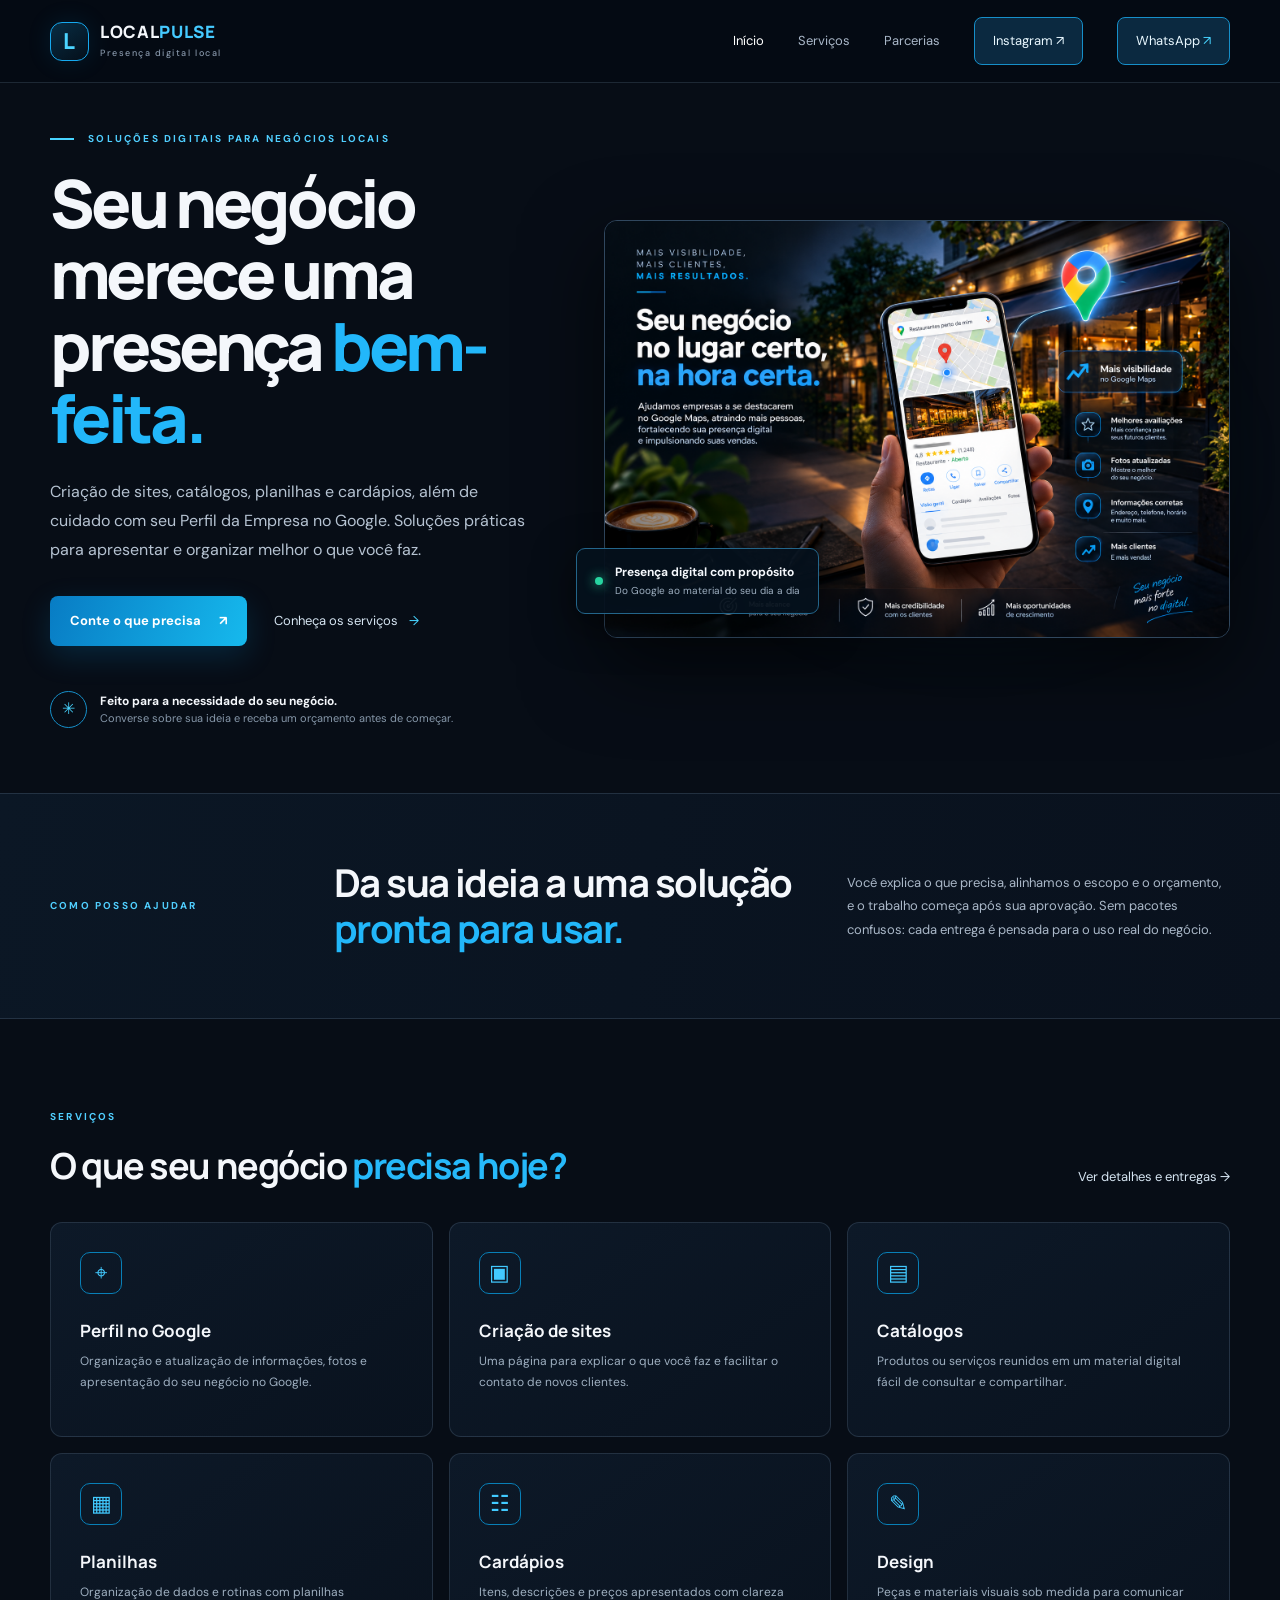
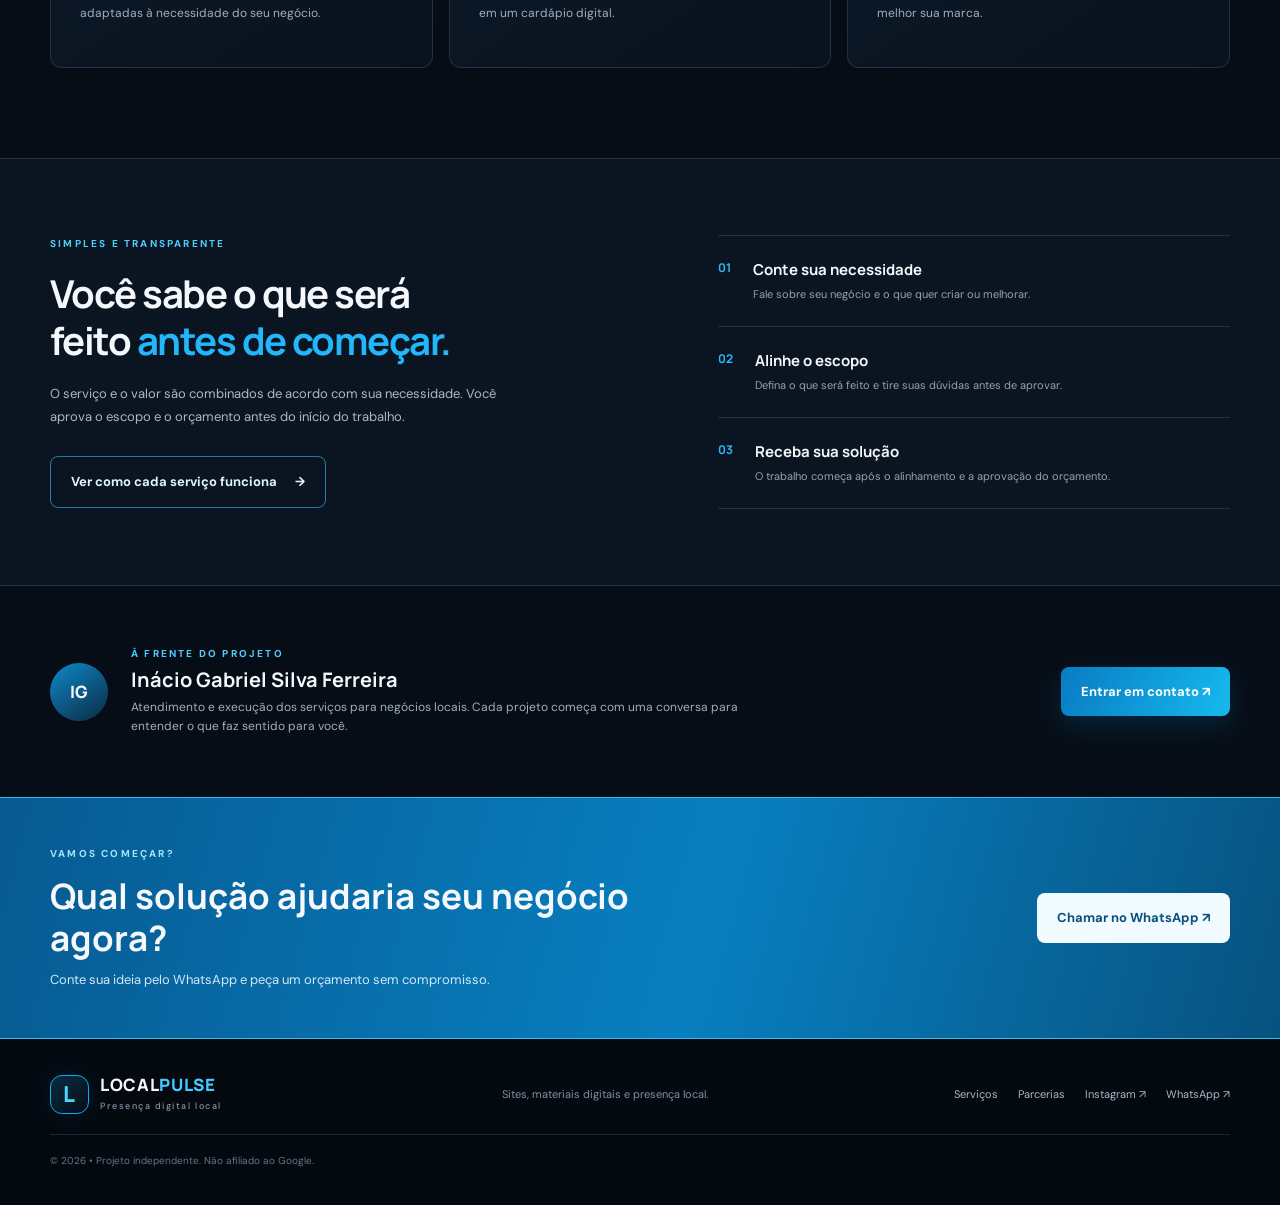
<file: index.html>
<!doctype html>
<html lang="pt-BR">
<head>
  <meta charset="utf-8">
  <meta name="viewport" content="width=device-width, initial-scale=1">
  <meta name="description" content="Sites, catálogos, planilhas, cardápios e perfis no Google feitos para apresentar melhor pequenos negócios.">
  <title>Presença digital para seu negócio | LocalPulse</title>
  <link rel="preconnect" href="https://fonts.googleapis.com">
  <link rel="preconnect" href="https://fonts.gstatic.com" crossorigin>
  <link href="https://fonts.googleapis.com/css2?family=DM+Sans:wght@400;500;600;700&family=Manrope:wght@400;500;600;700;800&display=swap" rel="stylesheet">
  <link rel="stylesheet" href="css/style.css">
</head>
<body>
<header class="site-header">
  <div class="container nav-wrap">
    <a class="brand" href="index.html"><span class="brand-mark">L</span><span>LOCAL<span class="brand-light">PULSE</span><small>Presença digital local</small></span></a>
    <button class="menu-toggle" aria-label="Abrir menu" aria-expanded="false">☰</button>
    <nav class="main-nav">
      <a class="active" href="index.html">Início</a>
      <a href="servicos.html">Serviços</a>
      <a href="parcerias.html">Parcerias</a>
      <a class="nav-cta" href="https://www.instagram.com/localpulse0/" target="_blank" rel="noopener noreferrer" aria-label="Instagram LocalPulse (abre em nova aba)">Instagram ↗</a>
      <a class="nav-cta" href="https://api.whatsapp.com/send?phone=5588999661573&amp;text=Ol%C3%A1%2C%20quero%20conversar%20sobre%20um%20servi%C3%A7o%20para%20meu%20neg%C3%B3cio." target="_blank" rel="noopener">WhatsApp <span>↗</span></a>
    </nav>
  </div>
</header>
<main>
  <section class="hero container">
    <div class="hero-copy">
      <div class="eyebrow"><span></span> SOLUÇÕES DIGITAIS PARA NEGÓCIOS LOCAIS</div>
      <h1>Seu negócio merece uma presença <em>bem-feita.</em></h1>
      <p class="hero-lead">Criação de sites, catálogos, planilhas e cardápios, além de cuidado com seu Perfil da Empresa no Google. Soluções práticas para apresentar e organizar melhor o que você faz.</p>
      <div class="hero-actions">
        <a class="btn btn-primary" href="https://api.whatsapp.com/send?phone=5588999661573&amp;text=Ol%C3%A1%2C%20quero%20conversar%20sobre%20um%20servi%C3%A7o%20para%20meu%20neg%C3%B3cio." target="_blank" rel="noopener">Conte o que precisa <span>↗</span></a>
        <a class="text-link" href="servicos.html">Conheça os serviços <span>→</span></a>
      </div>
      <div class="hero-proof"><div class="proof-icon">✳</div><p><strong>Feito para a necessidade do seu negócio.</strong><br><span>Converse sobre sua ideia e receba um orçamento antes de começar.</span></p></div>
    </div>
    <div class="hero-visual">
      <img src="assets/imagem-hero.png" alt="Celular exibindo um perfil comercial no mapa, em frente a um estabelecimento">
      <div class="visual-note"><span class="pulse-dot"></span><div><strong>Presença digital com propósito</strong><small>Do Google ao material do seu dia a dia</small></div></div>
    </div>
  </section>
  <section class="intro-band">
    <div class="container intro-grid">
      <p class="eyebrow">COMO POSSO AJUDAR</p>
      <h2>Da sua ideia a uma solução <em>pronta para usar.</em></h2>
      <p>Você explica o que precisa, alinhamos o escopo e o orçamento, e o trabalho começa após sua aprovação. Sem pacotes confusos: cada entrega é pensada para o uso real do negócio.</p>
    </div>
  </section>
  <section class="section container">
    <div class="section-heading">
      <div><p class="eyebrow">SERVIÇOS</p><h2>O que seu negócio <em>precisa hoje?</em></h2></div>
      <a class="text-link" href="servicos.html">Ver detalhes e entregas →</a>
    </div>
    <div class="feature-grid">
      <article class="feature-card"><div class="line-icon">⌖</div><h3>Perfil no Google</h3><p>Organização e atualização de informações, fotos e apresentação do seu negócio no Google.</p></article>
      <article class="feature-card"><div class="line-icon">▣</div><h3>Criação de sites</h3><p>Uma página para explicar o que você faz e facilitar o contato de novos clientes.</p></article>
      <article class="feature-card"><div class="line-icon">▤</div><h3>Catálogos</h3><p>Produtos ou serviços reunidos em um material digital fácil de consultar e compartilhar.</p></article>
      <article class="feature-card"><div class="line-icon">▦</div><h3>Planilhas</h3><p>Organização de dados e rotinas com planilhas adaptadas à necessidade do seu negócio.</p></article>
      <article class="feature-card"><div class="line-icon">☷</div><h3>Cardápios</h3><p>Itens, descrições e preços apresentados com clareza em um cardápio digital.</p></article>
      <article class="feature-card"><div class="line-icon">✎</div><h3>Design</h3><p>Peças e materiais visuais sob medida para comunicar melhor sua marca.</p></article>
    </div>
  </section>
  <section class="dark-section">
    <div class="container dark-grid">
      <div>
        <p class="eyebrow">SIMPLES E TRANSPARENTE</p>
        <h2>Você sabe o que será feito <em>antes de começar.</em></h2>
        <p>O serviço e o valor são combinados de acordo com sua necessidade. Você aprova o escopo e o orçamento antes do início do trabalho.</p>
        <a class="btn btn-outline" href="servicos.html">Ver como cada serviço funciona <span>→</span></a>
      </div>
      <div class="stat-stack">
        <div class="stat-item"><span>01</span><div><strong>Conte sua necessidade</strong><small>Fale sobre seu negócio e o que quer criar ou melhorar.</small></div></div>
        <div class="stat-item"><span>02</span><div><strong>Alinhe o escopo</strong><small>Defina o que será feito e tire suas dúvidas antes de aprovar.</small></div></div>
        <div class="stat-item"><span>03</span><div><strong>Receba sua solução</strong><small>O trabalho começa após o alinhamento e a aprovação do orçamento.</small></div></div>
      </div>
    </div>
  </section>
  <section class="owner-section container">
    <div class="owner-avatar">IG</div>
    <div><p class="eyebrow">À FRENTE DO PROJETO</p><h2>Inácio Gabriel Silva Ferreira</h2><p>Atendimento e execução dos serviços para negócios locais. Cada projeto começa com uma conversa para entender o que faz sentido para você.</p></div>
    <a class="btn btn-primary" href="https://api.whatsapp.com/send?phone=5588999661573&amp;text=Ol%C3%A1%2C%20quero%20conversar%20sobre%20um%20servi%C3%A7o%20para%20meu%20neg%C3%B3cio." target="_blank" rel="noopener">Entrar em contato ↗</a>
  </section>
  <section class="closing-cta">
    <div class="container cta-inner">
      <div><p class="eyebrow">VAMOS COMEÇAR?</p><h2>Qual solução ajudaria seu negócio agora?</h2><p>Conte sua ideia pelo WhatsApp e peça um orçamento sem compromisso.</p></div>
      <a class="btn btn-light" href="https://api.whatsapp.com/send?phone=5588999661573&amp;text=Ol%C3%A1%2C%20quero%20conversar%20sobre%20um%20servi%C3%A7o%20para%20meu%20neg%C3%B3cio." target="_blank" rel="noopener">Chamar no WhatsApp ↗</a>
    </div>
  </section>
</main>
<footer class="footer">
  <div class="container footer-inner">
    <a class="brand" href="index.html"><span class="brand-mark">L</span><span>LOCAL<span class="brand-light">PULSE</span><small>Presença digital local</small></span></a>
    <p>Sites, materiais digitais e presença local.</p>
    <div class="footer-links"><a href="servicos.html">Serviços</a><a href="parcerias.html">Parcerias</a><a href="https://www.instagram.com/localpulse0/" target="_blank" rel="noopener noreferrer">Instagram ↗</a><a href="https://api.whatsapp.com/send?phone=5588999661573&amp;text=Ol%C3%A1%2C%20quero%20conversar%20sobre%20um%20servi%C3%A7o%20para%20meu%20neg%C3%B3cio." target="_blank" rel="noopener">WhatsApp ↗</a></div>
    <small class="copyright">© 2026 • Projeto independente. Não afiliado ao Google.</small>
  </div>
</footer>
<script src="js/main.js"></script>
</body>
</html>
</file>
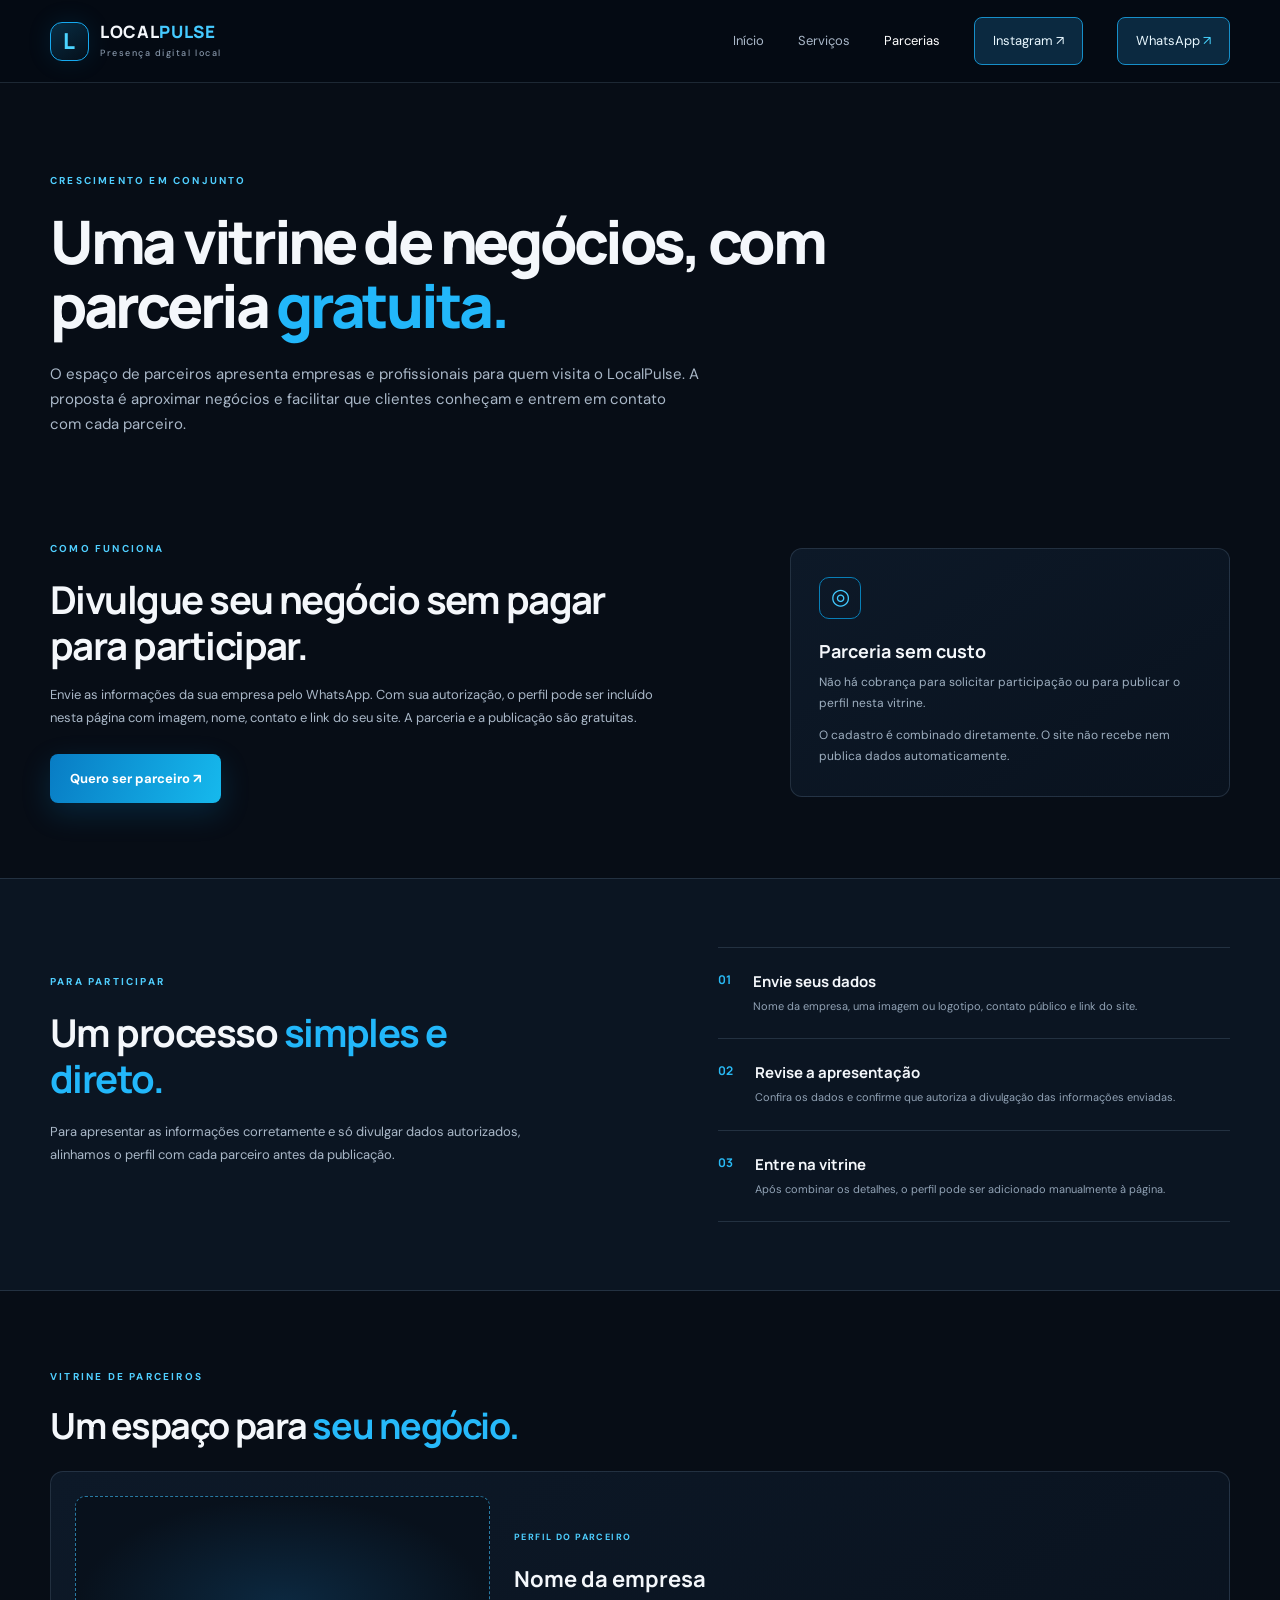
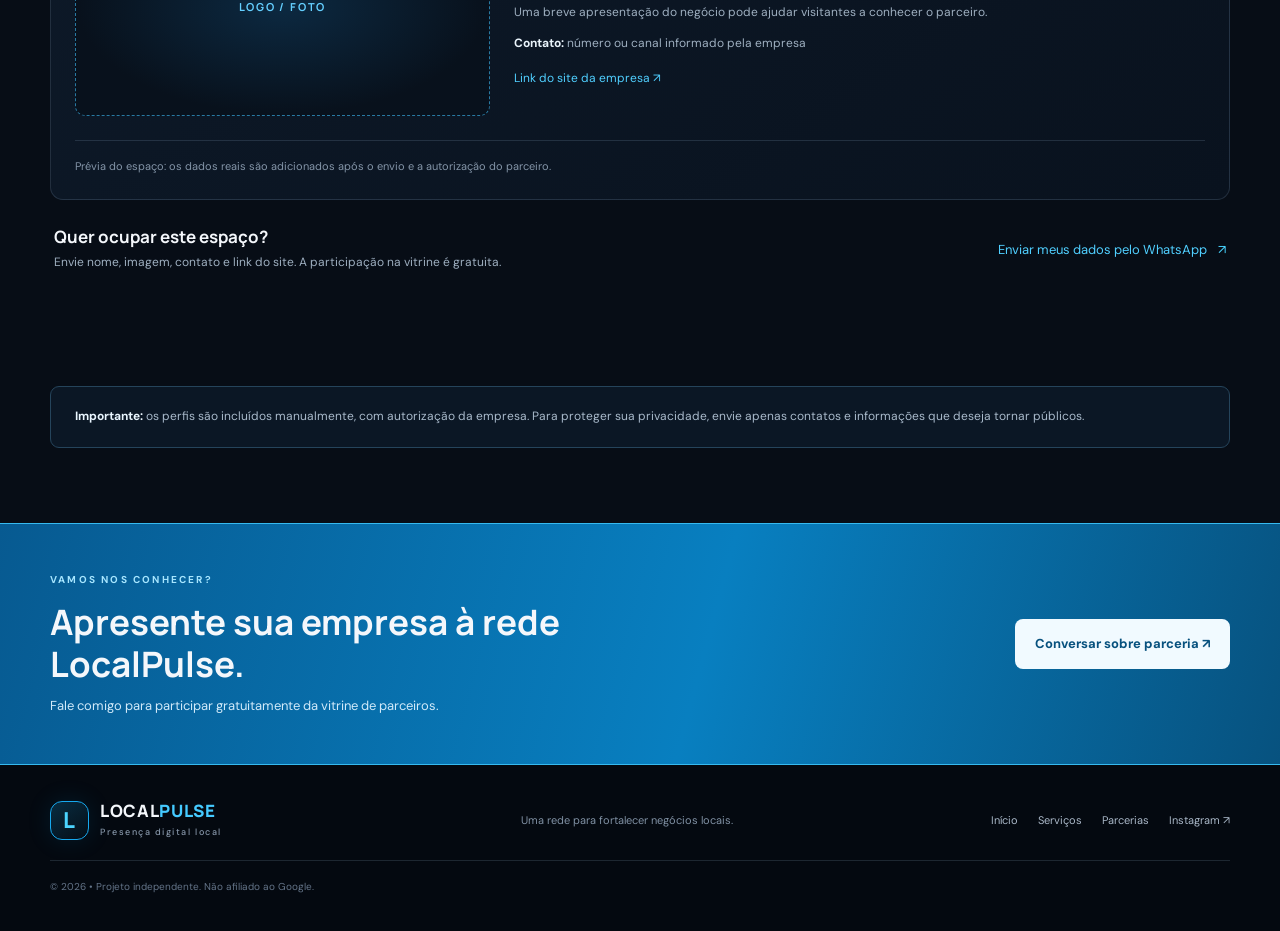
<file: parcerias.html>
<!doctype html>
<html lang="pt-BR">
<head>
  <meta charset="utf-8">
  <meta name="viewport" content="width=device-width, initial-scale=1">
  <meta name="description" content="Conheça a proposta de parcerias gratuitas do LocalPulse e saiba como apresentar sua empresa na vitrine de parceiros.">
  <title>Parcerias gratuitas | LocalPulse</title>
  <link rel="preconnect" href="https://fonts.googleapis.com">
  <link rel="preconnect" href="https://fonts.gstatic.com" crossorigin>
  <link href="https://fonts.googleapis.com/css2?family=DM+Sans:wght@400;500;600;700&family=Manrope:wght@400;500;600;700;800&display=swap" rel="stylesheet">
  <link rel="stylesheet" href="css/style.css">
</head>
<body>
<header class="site-header">
  <div class="container nav-wrap">
    <a class="brand" href="index.html"><span class="brand-mark">L</span><span>LOCAL<span class="brand-light">PULSE</span><small>Presença digital local</small></span></a>
    <button class="menu-toggle" aria-label="Abrir menu" aria-expanded="false">☰</button>
    <nav class="main-nav">
      <a href="index.html">Início</a>
      <a href="servicos.html">Serviços</a>
      <a class="active" href="parcerias.html">Parcerias</a>
      <a class="nav-cta" href="https://www.instagram.com/localpulse0/" target="_blank" rel="noopener noreferrer" aria-label="Instagram LocalPulse (abre em nova aba)">Instagram ↗</a>
      <a class="nav-cta" href="https://api.whatsapp.com/send?phone=5588999661573&amp;text=Ol%C3%A1%2C%20quero%20saber%20sobre%20a%20parceria%20gratuita%20do%20LocalPulse." target="_blank" rel="noopener">WhatsApp <span>↗</span></a>
    </nav>
  </div>
</header>
<main>
  <section class="page-hero container">
    <p class="eyebrow">CRESCIMENTO EM CONJUNTO</p>
    <h1>Uma vitrine de negócios, com parceria <em>gratuita.</em></h1>
    <p>O espaço de parceiros apresenta empresas e profissionais para quem visita o LocalPulse. A proposta é aproximar negócios e facilitar que clientes conheçam e entrem em contato com cada parceiro.</p>
  </section>
  <section class="container partner-intro">
    <div>
      <p class="eyebrow">COMO FUNCIONA</p>
      <h2>Divulgue seu negócio sem pagar para participar.</h2>
      <p>Envie as informações da sua empresa pelo WhatsApp. Com sua autorização, o perfil pode ser incluído nesta página com imagem, nome, contato e link do seu site. A parceria e a publicação são gratuitas.</p>
      <a class="btn btn-primary" href="https://api.whatsapp.com/send?phone=5588999661573&amp;text=Ol%C3%A1%2C%20quero%20participar%20gratuitamente%20da%20vitrine%20de%20parceiros.%0A%0ANome%20da%20empresa%3A%0AContato%20para%20divulgar%3A%0ASite%3A%0APosso%20enviar%20a%20imagem%20da%20empresa%20em%20seguida." target="_blank" rel="noopener">Quero ser parceiro ↗</a>
    </div>
    <aside class="partner-summary">
      <span class="line-icon">◎</span>
      <h3>Parceria sem custo</h3>
      <p>Não há cobrança para solicitar participação ou para publicar o perfil nesta vitrine.</p>
      <p>O cadastro é combinado diretamente. O site não recebe nem publica dados automaticamente.</p>
    </aside>
  </section>
  <section class="dark-section">
    <div class="container dark-grid partner-steps">
      <div>
        <p class="eyebrow">PARA PARTICIPAR</p>
        <h2>Um processo <em>simples e direto.</em></h2>
        <p>Para apresentar as informações corretamente e só divulgar dados autorizados, alinhamos o perfil com cada parceiro antes da publicação.</p>
      </div>
      <div class="stat-stack">
        <div class="stat-item"><span>01</span><div><strong>Envie seus dados</strong><small>Nome da empresa, uma imagem ou logotipo, contato público e link do site.</small></div></div>
        <div class="stat-item"><span>02</span><div><strong>Revise a apresentação</strong><small>Confira os dados e confirme que autoriza a divulgação das informações enviadas.</small></div></div>
        <div class="stat-item"><span>03</span><div><strong>Entre na vitrine</strong><small>Após combinar os detalhes, o perfil pode ser adicionado manualmente à página.</small></div></div>
      </div>
    </div>
  </section>
  <section class="section container partner-showcase">
    <div class="section-heading">
      <div><p class="eyebrow">VITRINE DE PARCEIROS</p><h2>Um espaço para <em>seu negócio.</em></h2></div>
    </div>
    <div class="partner-empty">
      <div class="partner-preview-image" aria-hidden="true"><span>LOGO / FOTO</span></div>
      <div class="partner-preview-copy">
        <span class="update-tag">PERFIL DO PARCEIRO</span>
        <h3>Nome da empresa</h3>
        <p>Uma breve apresentação do negócio pode ajudar visitantes a conhecer o parceiro.</p>
        <p><strong>Contato:</strong> número ou canal informado pela empresa</p>
        <span class="partner-preview-link">Link do site da empresa ↗</span>
      </div>
      <p class="partner-preview-note">Prévia do espaço: os dados reais são adicionados após o envio e a autorização do parceiro.</p>
    </div>
    <div class="partner-invite">
      <div><h3>Quer ocupar este espaço?</h3><p>Envie nome, imagem, contato e link do site. A participação na vitrine é gratuita.</p></div>
      <a class="text-link" href="https://api.whatsapp.com/send?phone=5588999661573&amp;text=Ol%C3%A1%2C%20quero%20participar%20gratuitamente%20da%20vitrine%20de%20parceiros.%0A%0ANome%20da%20empresa%3A%0AContato%20para%20divulgar%3A%0ASite%3A%0APosso%20enviar%20a%20imagem%20da%20empresa%20em%20seguida." target="_blank" rel="noopener">Enviar meus dados pelo WhatsApp <span>↗</span></a>
    </div>
  </section>
  <section class="container note-box"><strong>Importante:</strong> os perfis são incluídos manualmente, com autorização da empresa. Para proteger sua privacidade, envie apenas contatos e informações que deseja tornar públicos.</section>
  <section class="closing-cta">
    <div class="container cta-inner">
      <div><p class="eyebrow">VAMOS NOS CONHECER?</p><h2>Apresente sua empresa à rede LocalPulse.</h2><p>Fale comigo para participar gratuitamente da vitrine de parceiros.</p></div>
      <a class="btn btn-light" href="https://api.whatsapp.com/send?phone=5588999661573&amp;text=Ol%C3%A1%2C%20quero%20participar%20gratuitamente%20da%20vitrine%20de%20parceiros.%0A%0ANome%20da%20empresa%3A%0AContato%20para%20divulgar%3A%0ASite%3A%0APosso%20enviar%20a%20imagem%20da%20empresa%20em%20seguida." target="_blank" rel="noopener">Conversar sobre parceria ↗</a>
    </div>
  </section>
</main>
<footer class="footer">
  <div class="container footer-inner">
    <a class="brand" href="index.html"><span class="brand-mark">L</span><span>LOCAL<span class="brand-light">PULSE</span><small>Presença digital local</small></span></a>
    <p>Uma rede para fortalecer negócios locais.</p>
    <div class="footer-links"><a href="index.html">Início</a><a href="servicos.html">Serviços</a><a href="parcerias.html">Parcerias</a><a href="https://www.instagram.com/localpulse0/" target="_blank" rel="noopener noreferrer">Instagram ↗</a></div>
    <small class="copyright">© 2026 • Projeto independente. Não afiliado ao Google.</small>
  </div>
</footer>
<script src="js/main.js"></script>
</body>
</html>
</file>
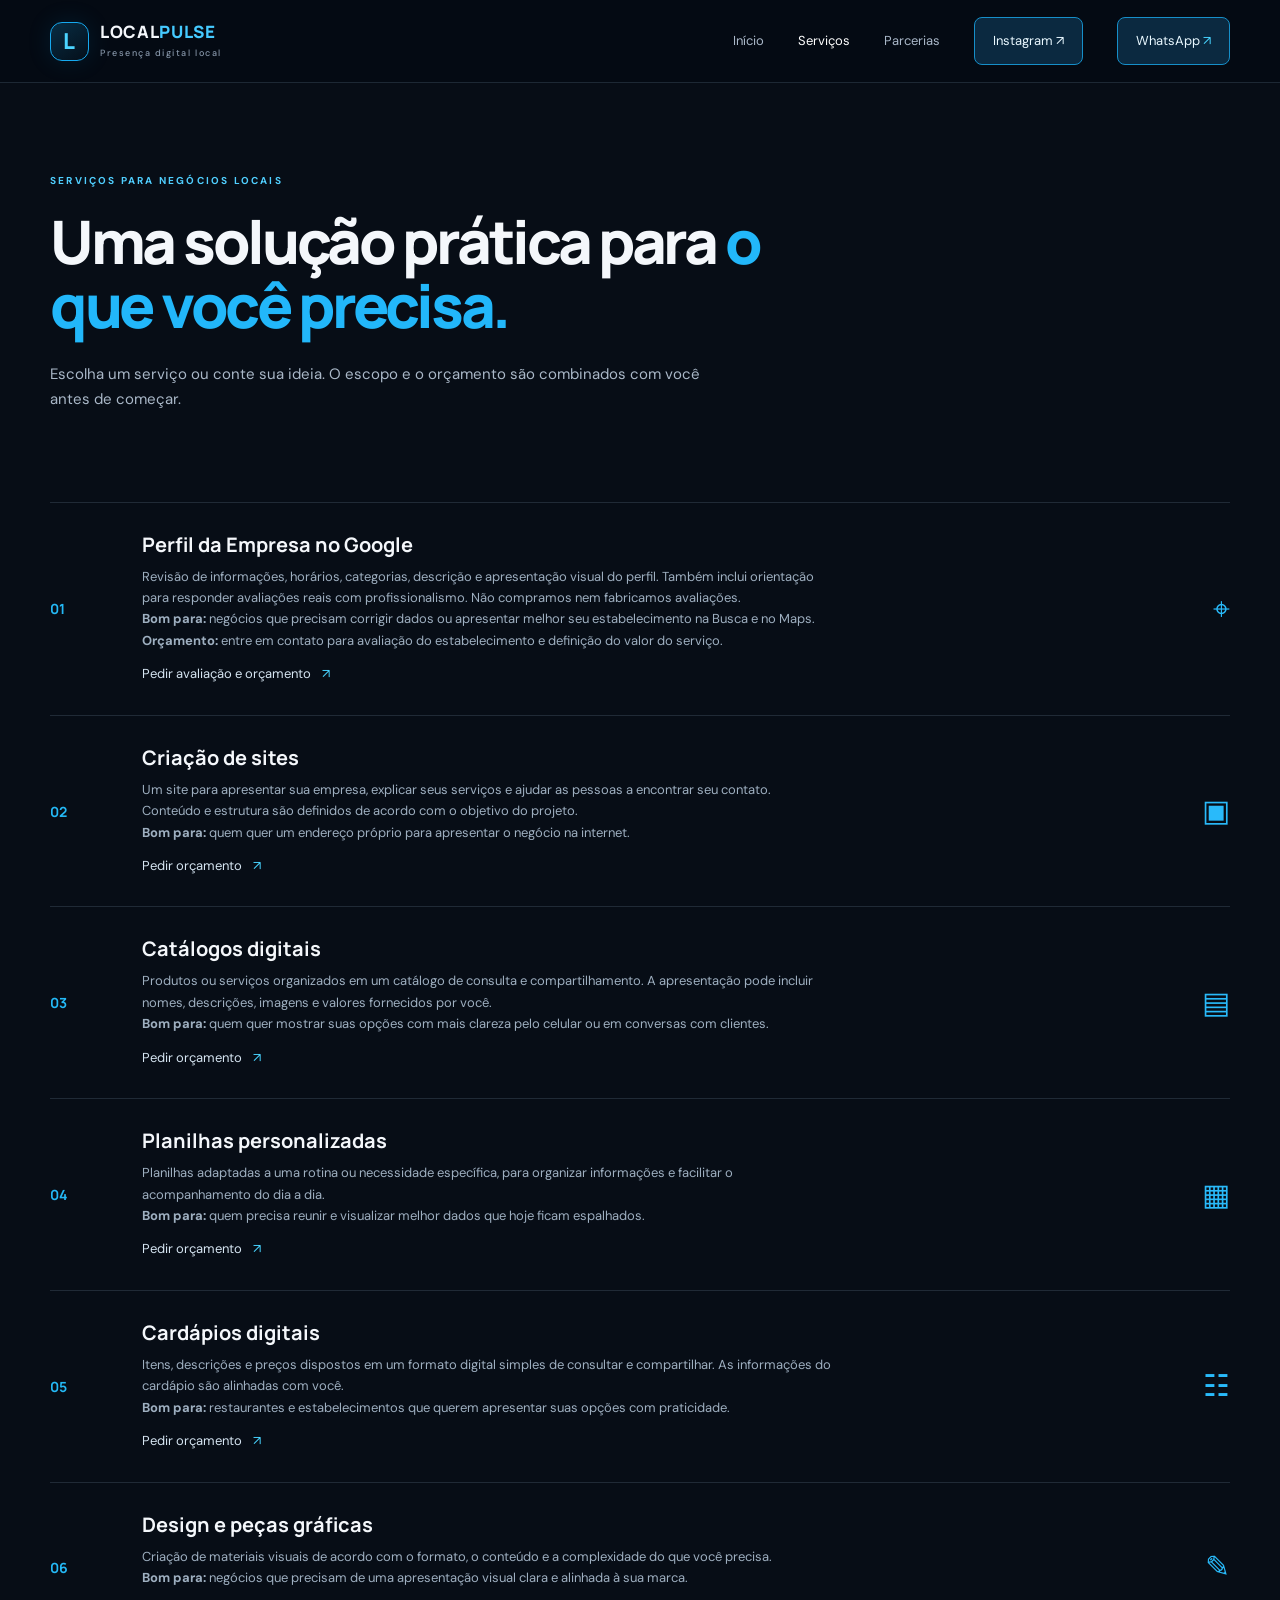
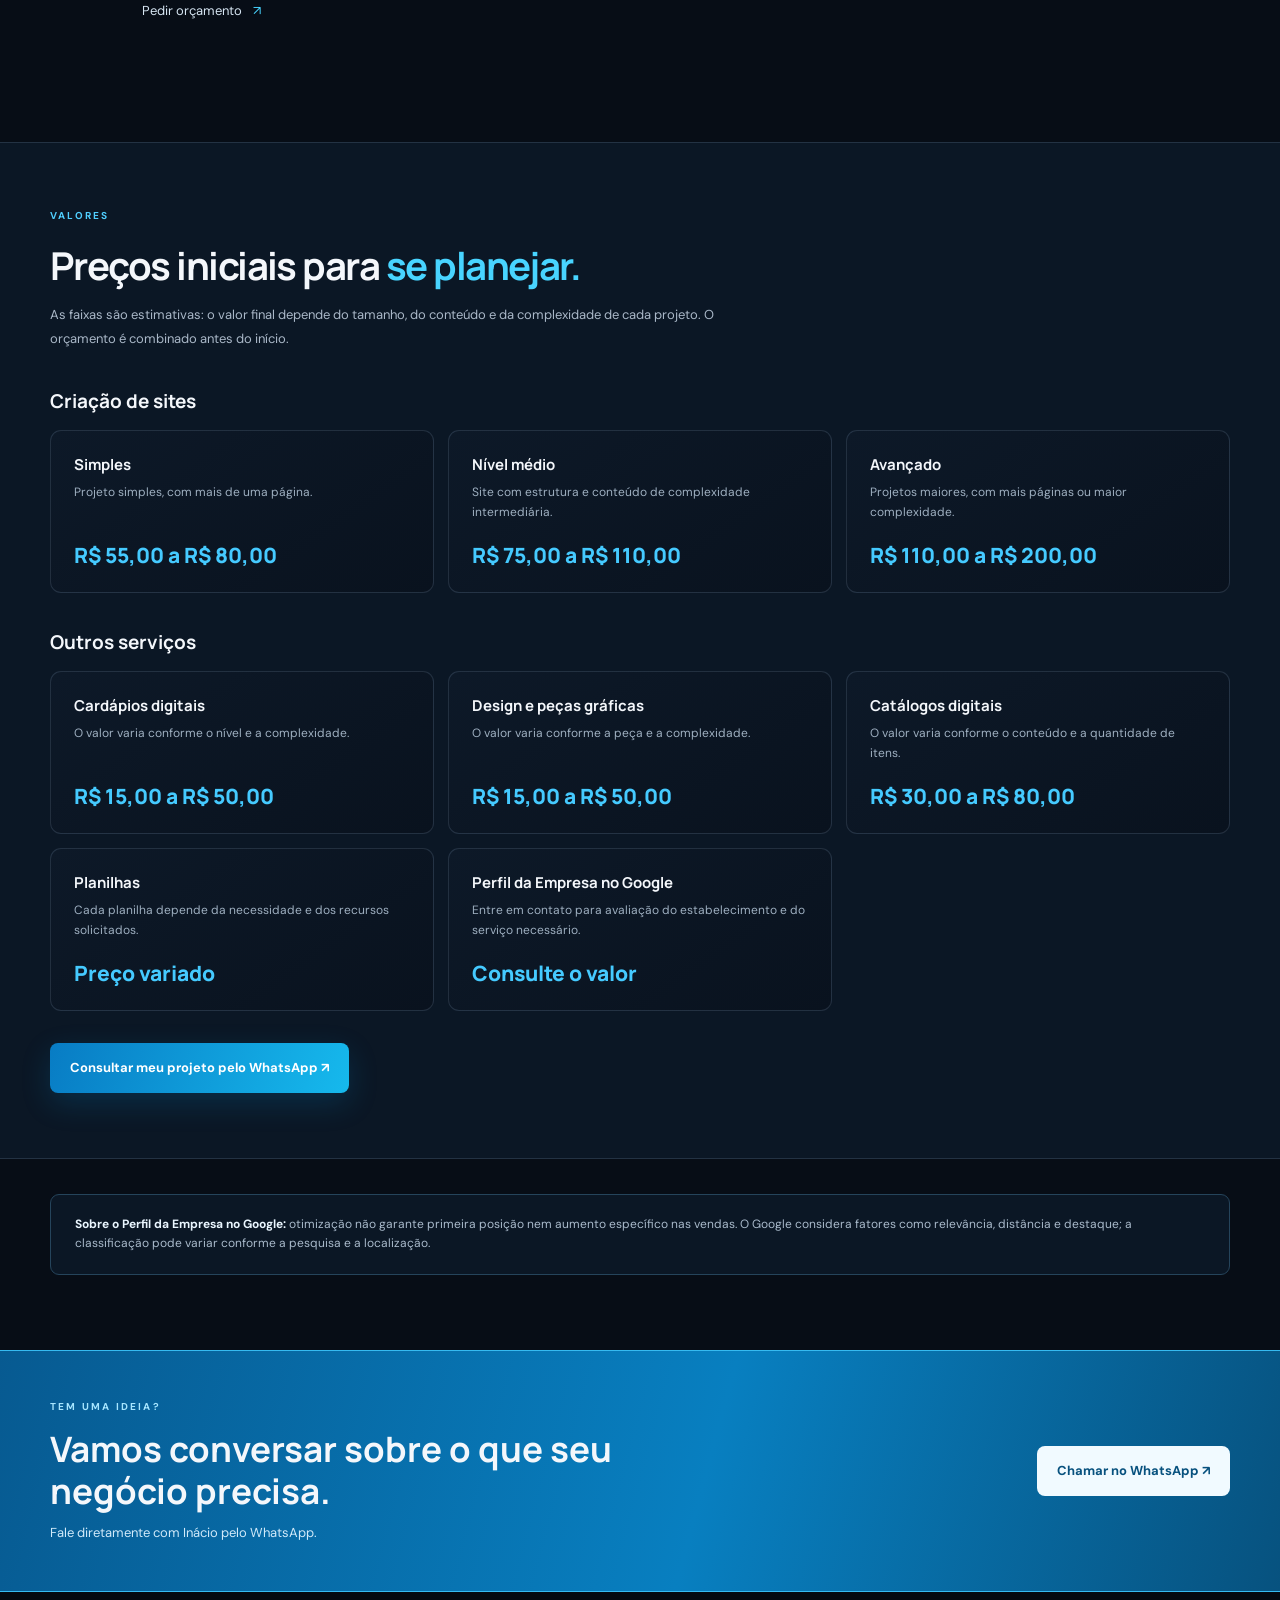
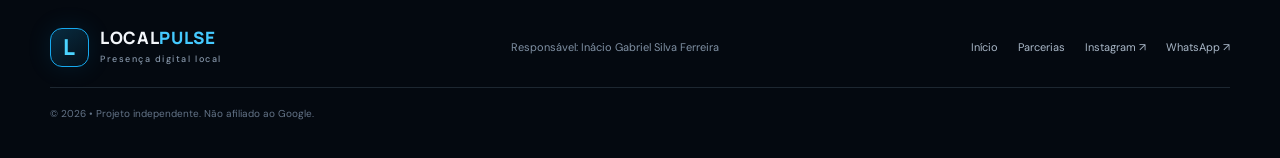
<file: servicos.html>
<!doctype html>
<html lang="pt-BR">
<head>
  <meta charset="utf-8">
  <meta name="viewport" content="width=device-width, initial-scale=1">
  <meta name="description" content="Conheça os serviços LocalPulse: Perfil da Empresa no Google, sites, catálogos, planilhas e cardápios digitais.">
  <title>Serviços | LocalPulse</title>
  <link rel="preconnect" href="https://fonts.googleapis.com">
  <link rel="preconnect" href="https://fonts.gstatic.com" crossorigin>
  <link href="https://fonts.googleapis.com/css2?family=DM+Sans:wght@400;500;600;700&family=Manrope:wght@400;500;600;700;800&display=swap" rel="stylesheet">
  <link rel="stylesheet" href="css/style.css">
</head>
<body>
<header class="site-header">
  <div class="container nav-wrap">
    <a class="brand" href="index.html"><span class="brand-mark">L</span><span>LOCAL<span class="brand-light">PULSE</span><small>Presença digital local</small></span></a>
    <button class="menu-toggle" aria-label="Abrir menu" aria-expanded="false">☰</button>
    <nav class="main-nav">
      <a href="index.html">Início</a>
      <a class="active" href="servicos.html">Serviços</a>
      <a href="parcerias.html">Parcerias</a>
      <a class="nav-cta" href="https://www.instagram.com/localpulse0/" target="_blank" rel="noopener noreferrer" aria-label="Instagram LocalPulse (abre em nova aba)">Instagram ↗</a>
      <a class="nav-cta" href="https://api.whatsapp.com/send?phone=5588999661573&amp;text=Ol%C3%A1%2C%20quero%20conversar%20sobre%20um%20servi%C3%A7o%20para%20meu%20neg%C3%B3cio." target="_blank" rel="noopener">WhatsApp <span>↗</span></a>
    </nav>
  </div>
</header>
<main>
  <section class="page-hero container">
    <p class="eyebrow">SERVIÇOS PARA NEGÓCIOS LOCAIS</p>
    <h1>Uma solução prática para <em>o que você precisa.</em></h1>
    <p>Escolha um serviço ou conte sua ideia. O escopo e o orçamento são combinados com você antes de começar.</p>
  </section>
  <section class="container section service-list">
    <article class="service-row">
      <span class="service-number">01</span>
      <div><h2>Perfil da Empresa no Google</h2><p>Revisão de informações, horários, categorias, descrição e apresentação visual do perfil. Também inclui orientação para responder avaliações reais com profissionalismo. Não compramos nem fabricamos avaliações.</p><p><strong>Bom para:</strong> negócios que precisam corrigir dados ou apresentar melhor seu estabelecimento na Busca e no Maps.</p><p><strong>Orçamento:</strong> entre em contato para avaliação do estabelecimento e definição do valor do serviço.</p><a class="text-link" href="https://api.whatsapp.com/send?phone=5588999661573&amp;text=Ol%C3%A1%2C%20quero%20uma%20avalia%C3%A7%C3%A3o%20do%20meu%20Perfil%20da%20Empresa%20no%20Google%20e%20um%20or%C3%A7amento." target="_blank" rel="noopener">Pedir avaliação e orçamento <span>↗</span></a></div>
      <span class="service-symbol">⌖</span>
    </article>
    <article class="service-row">
      <span class="service-number">02</span>
      <div><h2>Criação de sites</h2><p>Um site para apresentar sua empresa, explicar seus serviços e ajudar as pessoas a encontrar seu contato. Conteúdo e estrutura são definidos de acordo com o objetivo do projeto.</p><p><strong>Bom para:</strong> quem quer um endereço próprio para apresentar o negócio na internet.</p><a class="text-link" href="https://api.whatsapp.com/send?phone=5588999661573&amp;text=Ol%C3%A1%2C%20quero%20um%20or%C3%A7amento%20para%20criar%20um%20site." target="_blank" rel="noopener">Pedir orçamento <span>↗</span></a></div>
      <span class="service-symbol">▣</span>
    </article>
    <article class="service-row">
      <span class="service-number">03</span>
      <div><h2>Catálogos digitais</h2><p>Produtos ou serviços organizados em um catálogo de consulta e compartilhamento. A apresentação pode incluir nomes, descrições, imagens e valores fornecidos por você.</p><p><strong>Bom para:</strong> quem quer mostrar suas opções com mais clareza pelo celular ou em conversas com clientes.</p><a class="text-link" href="https://api.whatsapp.com/send?phone=5588999661573&amp;text=Ol%C3%A1%2C%20quero%20um%20or%C3%A7amento%20para%20criar%20um%20cat%C3%A1logo%20digital." target="_blank" rel="noopener">Pedir orçamento <span>↗</span></a></div>
      <span class="service-symbol">▤</span>
    </article>
    <article class="service-row">
      <span class="service-number">04</span>
      <div><h2>Planilhas personalizadas</h2><p>Planilhas adaptadas a uma rotina ou necessidade específica, para organizar informações e facilitar o acompanhamento do dia a dia.</p><p><strong>Bom para:</strong> quem precisa reunir e visualizar melhor dados que hoje ficam espalhados.</p><a class="text-link" href="https://api.whatsapp.com/send?phone=5588999661573&amp;text=Ol%C3%A1%2C%20quero%20um%20or%C3%A7amento%20para%20criar%20uma%20planilha%20personalizada." target="_blank" rel="noopener">Pedir orçamento <span>↗</span></a></div>
      <span class="service-symbol">▦</span>
    </article>
    <article class="service-row">
      <span class="service-number">05</span>
      <div><h2>Cardápios digitais</h2><p>Itens, descrições e preços dispostos em um formato digital simples de consultar e compartilhar. As informações do cardápio são alinhadas com você.</p><p><strong>Bom para:</strong> restaurantes e estabelecimentos que querem apresentar suas opções com praticidade.</p><a class="text-link" href="https://api.whatsapp.com/send?phone=5588999661573&amp;text=Ol%C3%A1%2C%20quero%20um%20or%C3%A7amento%20para%20criar%20um%20card%C3%A1pio%20digital." target="_blank" rel="noopener">Pedir orçamento <span>↗</span></a></div>
      <span class="service-symbol">☷</span>
    </article>
    <article class="service-row">
      <span class="service-number">06</span>
      <div><h2>Design e peças gráficas</h2><p>Criação de materiais visuais de acordo com o formato, o conteúdo e a complexidade do que você precisa.</p><p><strong>Bom para:</strong> negócios que precisam de uma apresentação visual clara e alinhada à sua marca.</p><a class="text-link" href="https://api.whatsapp.com/send?phone=5588999661573&amp;text=Ol%C3%A1%2C%20quero%20um%20or%C3%A7amento%20para%20um%20trabalho%20de%20design." target="_blank" rel="noopener">Pedir orçamento <span>↗</span></a></div>
      <span class="service-symbol">✎</span>
    </article>
  </section>
  <section class="price-section">
    <div class="container price-catalog">
      <div class="price-intro"><p class="eyebrow">VALORES</p><h2>Preços iniciais para <em>se planejar.</em></h2><p>As faixas são estimativas: o valor final depende do tamanho, do conteúdo e da complexidade de cada projeto. O orçamento é combinado antes do início.</p></div>
      <div class="price-group">
        <h3>Criação de sites</h3>
        <div class="price-cards">
          <article class="price-option"><h4>Simples</h4><p>Projeto simples, com mais de uma página.</p><strong>R$ 55,00 a R$ 80,00</strong></article>
          <article class="price-option"><h4>Nível médio</h4><p>Site com estrutura e conteúdo de complexidade intermediária.</p><strong>R$ 75,00 a R$ 110,00</strong></article>
          <article class="price-option"><h4>Avançado</h4><p>Projetos maiores, com mais páginas ou maior complexidade.</p><strong>R$ 110,00 a R$ 200,00</strong></article>
        </div>
      </div>
      <div class="price-group">
        <h3>Outros serviços</h3>
        <div class="price-cards">
          <article class="price-option"><h4>Cardápios digitais</h4><p>O valor varia conforme o nível e a complexidade.</p><strong>R$ 15,00 a R$ 50,00</strong></article>
          <article class="price-option"><h4>Design e peças gráficas</h4><p>O valor varia conforme a peça e a complexidade.</p><strong>R$ 15,00 a R$ 50,00</strong></article>
          <article class="price-option"><h4>Catálogos digitais</h4><p>O valor varia conforme o conteúdo e a quantidade de itens.</p><strong>R$ 30,00 a R$ 80,00</strong></article>
          <article class="price-option"><h4>Planilhas</h4><p>Cada planilha depende da necessidade e dos recursos solicitados.</p><strong>Preço variado</strong></article>
          <article class="price-option"><h4>Perfil da Empresa no Google</h4><p>Entre em contato para avaliação do estabelecimento e do serviço necessário.</p><strong>Consulte o valor</strong></article>
        </div>
      </div>
      <a class="btn btn-primary price-contact" href="https://api.whatsapp.com/send?phone=5588999661573&amp;text=Ol%C3%A1%2C%20quero%20conversar%20sobre%20um%20or%C3%A7amento%20para%20meu%20projeto." target="_blank" rel="noopener">Consultar meu projeto pelo WhatsApp ↗</a>
    </div>
  </section>
  <section class="container note-box"><strong>Sobre o Perfil da Empresa no Google:</strong> otimização não garante primeira posição nem aumento específico nas vendas. O Google considera fatores como relevância, distância e destaque; a classificação pode variar conforme a pesquisa e a localização.</section>
  <section class="closing-cta">
    <div class="container cta-inner">
      <div><p class="eyebrow">TEM UMA IDEIA?</p><h2>Vamos conversar sobre o que seu negócio precisa.</h2><p>Fale diretamente com Inácio pelo WhatsApp.</p></div>
      <a class="btn btn-light" href="https://api.whatsapp.com/send?phone=5588999661573&amp;text=Ol%C3%A1%2C%20quero%20conversar%20sobre%20um%20servi%C3%A7o%20para%20meu%20neg%C3%B3cio." target="_blank" rel="noopener">Chamar no WhatsApp ↗</a>
    </div>
  </section>
</main>
<footer class="footer">
  <div class="container footer-inner">
    <a class="brand" href="index.html"><span class="brand-mark">L</span><span>LOCAL<span class="brand-light">PULSE</span><small>Presença digital local</small></span></a>
    <p>Responsável: Inácio Gabriel Silva Ferreira</p>
    <div class="footer-links"><a href="index.html">Início</a><a href="parcerias.html">Parcerias</a><a href="https://www.instagram.com/localpulse0/" target="_blank" rel="noopener noreferrer">Instagram ↗</a><a href="https://api.whatsapp.com/send?phone=5588999661573&amp;text=Ol%C3%A1%2C%20quero%20conversar%20sobre%20um%20servi%C3%A7o%20para%20meu%20neg%C3%B3cio." target="_blank" rel="noopener">WhatsApp ↗</a></div>
    <small class="copyright">© 2026 • Projeto independente. Não afiliado ao Google.</small>
  </div>
</footer>
<script src="js/main.js"></script>
</body>
</html>
</file>
<file: css/style.css>
*{box-sizing:border-box} :root{--bg:#050b14;--panel:#0b1421;--panel2:#101d2d;--text:#f4f7fb;--muted:#a9b6c7;--blue:#16a9ef;--cyan:#48d4ff;--line:rgba(160,190,220,.16);--max:1180px}html{scroll-behavior:smooth}body{margin:0;background:#070d16;color:var(--text);font-family:"DM Sans",sans-serif;line-height:1.65}a{color:inherit;text-decoration:none}.container{width:min(var(--max),calc(100% - 64px));margin-inline:auto}.site-header{position:sticky;top:0;z-index:20;background:rgba(5,11,20,.88);backdrop-filter:blur(18px);border-bottom:1px solid var(--line)}.nav-wrap{height:82px;display:flex;align-items:center;justify-content:space-between}.brand{display:flex;align-items:center;gap:11px;font-family:Manrope,sans-serif;font-weight:800;font-size:17px;letter-spacing:.04em;line-height:1.1}.brand-mark{width:39px;height:39px;border:1px solid #16a9ef;border-radius:12px;display:grid;place-items:center;color:#4bd4ff;font-size:22px;background:linear-gradient(145deg,rgba(22,169,239,.22),rgba(22,169,239,.03));box-shadow:0 0 24px #008bce22}.brand-light{color:#45caff}.brand small{display:block;color:#8797aa;font:500 9px "DM Sans";letter-spacing:.17em;margin-top:5px}.main-nav{display:flex;align-items:center;gap:34px;color:#aab8c9;font-size:13px}.main-nav>a:not(.nav-cta):hover,.main-nav>a.active{color:white}.nav-cta{padding:12px 18px;border:1px solid #168fc9;border-radius:8px;color:#e9f8ff;background:#0b2940}.nav-cta span{color:var(--cyan)}.menu-toggle{display:none;background:none;border:0;color:white;font-size:25px}.hero{min-height:610px;display:grid;grid-template-columns:.9fr 1.1fr;align-items:center;gap:42px;padding-top:48px;padding-bottom:65px}.eyebrow{font-size:10px;letter-spacing:.22em;font-weight:700;color:#50cfff;margin:0 0 19px}.eyebrow span{display:inline-block;width:24px;height:2px;background:var(--cyan);vertical-align:middle;margin-right:10px}.hero h1,.page-hero h1{font:800 clamp(42px,5.2vw,68px)/1.08 Manrope,sans-serif;letter-spacing:-.055em;margin:0 0 24px;max-width:600px}.hero h1 em,.intro-grid h2 em,.dark-grid h2 em,.page-hero h1 em,.price-grid h2 em{font-style:normal;color:#22b7fa}.hero-lead{max-width:490px;color:#b6c3d2;font-size:16px;line-height:1.8}.hero-actions{display:flex;align-items:center;gap:27px;margin-top:32px}.btn{display:inline-flex;align-items:center;justify-content:center;gap:18px;padding:14px 20px;border-radius:8px;font-size:13px;font-weight:700;transition:.2s}.btn-primary{background:linear-gradient(110deg,#087cc4,#16b9ed);color:white;box-shadow:0 10px 30px #008bd433}.btn-primary:hover{transform:translateY(-2px);filter:brightness(1.12)}.text-link{font-size:13px;color:#d6e5f2}.text-link span{color:var(--cyan);margin-left:8px}.hero-proof{display:flex;align-items:center;gap:13px;margin-top:45px}.proof-icon{width:37px;height:37px;border:1px solid #168fc9;border-radius:50%;display:grid;place-items:center;color:var(--cyan)}.hero-proof p{font-size:11px;line-height:1.5;margin:0}.hero-proof strong{font-size:12px}.hero-proof span{color:#8798aa}.hero-visual{position:relative}.hero-visual:before{content:"";position:absolute;inset:8% -5% -8% 12%;background:radial-gradient(ellipse,#087ec54a,transparent 65%);filter:blur(35px)}.hero-visual img{position:relative;display:block;width:100%;border:1px solid #30475e;border-radius:13px;box-shadow:0 28px 80px #0009}.visual-note{position:absolute;left:-28px;bottom:24px;display:flex;align-items:center;gap:12px;padding:14px 18px;border:1px solid #23658a;background:rgba(5,16,28,.94);border-radius:9px;box-shadow:0 12px 40px #0008}.visual-note strong,.visual-note small{display:block}.visual-note strong{font-size:12px}.visual-note small{font-size:10px;color:#9eafc0}.pulse-dot{width:8px;height:8px;border-radius:50%;background:#27d4a0;box-shadow:0 0 12px #27d4a0}.intro-band{border-block:1px solid var(--line);background:linear-gradient(100deg,#0b1725,#09111d)}.intro-grid{padding:66px 0;display:grid;grid-template-columns:.65fr 1.25fr 1fr;align-items:center;gap:35px}.intro-grid .eyebrow{margin:0}.intro-grid h2,.dark-grid h2,.section-heading h2,.price-grid h2{font:700 clamp(28px,3vw,39px)/1.2 Manrope,sans-serif;letter-spacing:-.04em;margin:0}.intro-grid>p:last-child,.dark-grid>div>p:not(.eyebrow){color:#aab8c8;font-size:13px;line-height:1.8;margin:0}.section{padding-top:90px;padding-bottom:90px}.section-heading{display:flex;justify-content:space-between;align-items:end;margin-bottom:34px}.section-heading h2{font-size:36px}.section-heading h2 em{color:#26b9fa;font-style:normal}.feature-grid{display:grid;grid-template-columns:repeat(3,1fr);gap:16px}.feature-card,.partner-card{padding:29px;border:1px solid var(--line);border-radius:12px;background:linear-gradient(145deg,#0d1928,#09121e);min-height:215px}.line-icon{display:grid;place-items:center;width:42px;height:42px;border:1px solid #087fb7;border-radius:10px;color:#42caff;font-size:22px;margin-bottom:25px}.feature-card h3{font:700 17px Manrope;margin:0 0 9px}.feature-card p,.partner-card p{font-size:12px;color:#9eafc0;line-height:1.8;margin:0}.dark-section{background:#0b1522;border-block:1px solid var(--line)}.dark-grid{padding:76px 0;display:grid;grid-template-columns:1fr .9fr;gap:100px;align-items:center}.dark-grid h2{max-width:430px;margin-bottom:18px}.dark-grid>div>p:not(.eyebrow){max-width:480px;margin-bottom:28px}.btn-outline{border:1px solid #287aa3;color:#dff6ff}.stat-stack{border-top:1px solid var(--line)}.stat-item{display:flex;gap:22px;padding:23px 0;border-bottom:1px solid var(--line)}.stat-item>span{font:700 12px Manrope;color:#29baf5}.stat-item strong,.stat-item small{display:block}.stat-item strong{font:700 15px Manrope}.stat-item small{color:#91a2b5;font-size:11px;margin-top:5px}.owner-section{display:flex;align-items:center;gap:23px;padding-top:60px;padding-bottom:60px}.owner-avatar{flex:0 0 58px;height:58px;border-radius:50%;display:grid;place-items:center;background:linear-gradient(145deg,#0d8acb,#0c2941);font:800 17px Manrope}.owner-section>div:nth-child(2){flex:1}.owner-section h2{font:700 20px Manrope;margin:-10px 0 5px}.owner-section p:not(.eyebrow){color:#9eafc0;font-size:12px;margin:0;max-width:620px}.owner-section .eyebrow{margin-bottom:13px}.closing-cta{background:linear-gradient(105deg,#075a91,#087fc0 55%,#07527f);border-block:1px solid #36baf0}.cta-inner{padding:48px 0;display:flex;justify-content:space-between;align-items:center;gap:35px}.cta-inner h2{font:700 clamp(25px,3vw,35px)/1.2 Manrope;margin:0 0 10px;max-width:600px}.cta-inner p:not(.eyebrow){color:#d1eafa;font-size:13px;margin:0}.cta-inner .eyebrow{color:#a7e6ff;margin-bottom:12px}.btn-light{background:#f1faff;color:#07517e;white-space:nowrap}.footer{background:#040910}.footer-inner{padding:35px 0;display:grid;grid-template-columns:1fr 1fr auto;align-items:center;gap:20px}.footer-inner>p{font-size:11px;color:#8091a4}.footer-links{display:flex;gap:20px;font-size:11px;color:#aab8c8}.copyright{grid-column:1/-1;color:#647488;font-size:10px;border-top:1px solid var(--line);padding-top:18px}.page-hero{padding-top:90px;padding-bottom:55px;max-width:var(--max)}.page-hero h1{max-width:780px;font-size:clamp(40px,5vw,60px)}.page-hero>p:last-child{color:#aab8c8;max-width:650px;font-size:15px}.service-list{padding-top:20px}.service-row{display:grid;grid-template-columns:70px 1fr 60px;gap:22px;align-items:center;padding:28px 0;border-top:1px solid var(--line)}.service-number{font:700 14px Manrope;color:#24b9f6}.service-row h2,.partner-card h2,.update-card h2{font:700 20px Manrope;margin:0 0 8px}.service-row p{color:#9eafc0;font-size:13px;max-width:690px;margin:0}.service-symbol{font-size:30px;color:#29bafa;text-align:right}.price-section{background:#0b1725;border-block:1px solid var(--line)}.price-grid{padding:65px 0;display:grid;grid-template-columns:1fr .8fr;gap:80px;align-items:center}.price-grid h2{max-width:480px;margin-bottom:16px}.price-grid>div>p:not(.eyebrow){color:#9eafc0;font-size:13px;max-width:460px}.price-card{border:1px solid #1b8ec5;background:#071321;border-radius:12px;padding:28px}.price-card small{display:block;color:#62d3ff;letter-spacing:.16em;font-size:10px}.price-card strong{display:block;font:800 clamp(29px,4vw,42px) Manrope;margin:12px 0}.price-card strong i{font-style:normal;color:#24bafa}.price-card p{color:#9eafc0;font-size:12px;margin:0 0 20px}.note-box{margin-top:35px;margin-bottom:75px;padding:20px 24px;border:1px solid #25445b;border-radius:9px;color:#a9bacb;font-size:12px;background:#0b1725}.note-box strong{color:#eaf6ff}.partner-grid{display:grid;grid-template-columns:repeat(3,1fr);gap:18px;padding-top:10px;padding-bottom:85px}.partner-card{min-height:255px}.partner-card h2{font-size:18px}.updates-grid{display:grid;grid-template-columns:1.2fr 1fr;gap:18px;padding-top:10px;padding-bottom:30px}.update-card{padding:27px;border:1px solid var(--line);border-radius:12px;background:#0b1725}.featured-update{grid-row:span 2;display:flex;flex-direction:column;justify-content:center;min-height:350px;background:radial-gradient(circle at 100% 0,#0b5790 0,transparent 55%),#0b1725}.update-tag{font-size:9px;letter-spacing:.16em;color:#4dcfff;font-weight:700}.update-card h2{font-size:22px;margin-top:18px}.update-card p{font-size:12px;color:#a1b1c2;line-height:1.8}.update-card small{color:#718398;font-size:10px;margin-top:12px}.featured-update h2{font-size:29px;max-width:420px}
@media(max-width:900px){.container{width:min(100% - 42px,var(--max))}.main-nav{gap:18px}.hero{grid-template-columns:1fr 1fr;gap:25px;min-height:540px}.hero h1{font-size:clamp(38px,5vw,54px)}.intro-grid{grid-template-columns:1fr 1.5fr;gap:20px}.intro-grid>p:last-child{grid-column:2}.dark-grid{gap:45px}.footer-inner{grid-template-columns:1fr 1fr}.footer-links{grid-column:1/-1}.copyright{grid-column:1/-1}}
@media(max-width:700px){.container{width:calc(100% - 38px)}.nav-wrap{height:70px}.menu-toggle{display:block}.main-nav{display:none;position:absolute;top:70px;left:0;right:0;padding:18px 22px 24px;background:#07111d;border-bottom:1px solid var(--line);flex-direction:column;align-items:stretch;gap:0}.main-nav.open{display:flex}.main-nav>a{padding:13px 5px;border-bottom:1px solid #ffffff0c}.main-nav .nav-cta{text-align:center;margin-top:12px;border:1px solid #168fc9}.hero{display:flex;flex-direction:column;align-items:stretch;padding-top:55px;padding-bottom:55px;gap:35px}.hero h1{font-size:clamp(42px,12vw,58px)}.hero-lead{font-size:14px}.hero-actions{gap:18px;flex-wrap:wrap}.hero-visual{margin:0 5px 0 12px}.visual-note{left:-12px;bottom:12px;padding:10px 12px}.visual-note small{font-size:9px}.intro-grid{display:block;padding:48px 0}.intro-grid h2{font-size:30px;margin-bottom:16px}.intro-grid>p:last-child{font-size:12px}.section{padding-top:62px;padding-bottom:62px}.section-heading{display:block}.section-heading h2{font-size:30px;margin-bottom:18px}.feature-grid,.partner-grid{grid-template-columns:1fr}.feature-card{min-height:0}.dark-grid{grid-template-columns:1fr;gap:30px;padding:58px 0}.dark-grid h2{font-size:32px}.owner-section{align-items:flex-start;flex-wrap:wrap;padding-top:42px;padding-bottom:42px}.owner-section>div:nth-child(2){flex-basis:calc(100% - 82px)}.owner-section .btn{margin-left:81px}.cta-inner{display:block;padding:42px 0}.cta-inner .btn{margin-top:24px}.footer-inner{display:flex;flex-direction:column;align-items:flex-start}.footer-links{flex-wrap:wrap}.page-hero{padding-top:62px;padding-bottom:32px}.page-hero h1{font-size:42px}.page-hero>p:last-child{font-size:13px}.service-row{grid-template-columns:35px 1fr 25px;gap:10px;padding:22px 0}.service-row h2{font-size:17px}.service-row p{font-size:12px}.service-symbol{font-size:23px}.price-grid{grid-template-columns:1fr;gap:25px;padding:48px 0}.price-card{padding:23px}.partner-grid{padding-bottom:55px}.partner-card{min-height:0}.updates-grid{grid-template-columns:1fr}.featured-update{grid-row:auto;min-height:270px}.note-box{margin-top:20px;margin-bottom:55px}.footer-links{gap:16px}}
@media(min-width:701px) and (max-width:1024px){.container{width:calc(100% - 52px)}.hero{min-height:500px}.hero h1{font-size:clamp(40px,5vw,54px)}.main-nav{gap:15px;font-size:12px}.nav-cta{padding:10px 12px}.intro-grid{grid-template-columns:.7fr 1.3fr}.intro-grid>p:last-child{grid-column:2}.dark-grid{gap:38px}.feature-card{padding:22px}.price-grid{gap:35px}}
.service-row .text-link{display:inline-block;margin-top:12px}
.price-catalog{padding:65px 0}
.price-intro{max-width:680px;margin-bottom:38px}
.price-intro h2,.partner-intro h2{font:700 clamp(28px,3vw,39px)/1.2 Manrope,sans-serif;letter-spacing:-.04em;margin:0 0 14px}
.price-intro h2 em,.partner-intro h2 em{font-style:normal;color:var(--cyan)}
.price-intro>p:last-child,.partner-intro>div>p:not(.eyebrow){color:#aab8c8;font-size:13px;line-height:1.8}
.price-group+.price-group{margin-top:36px}
.price-group h3{font:700 19px Manrope;margin:0 0 16px}
.price-cards{display:grid;grid-template-columns:repeat(3,minmax(0,1fr));gap:14px}
.price-option{padding:23px;border:1px solid var(--line);border-radius:11px;background:linear-gradient(145deg,#0d1928,#09121e)}
.price-option h4{font:700 15px Manrope;margin:0 0 8px}
.price-option p{min-height:44px;color:#9eafc0;font-size:12px;line-height:1.65;margin:0 0 14px}
.price-option strong{display:block;color:#45caff;font:800 21px Manrope}
.price-contact{margin-top:32px}
.partner-intro{display:grid;grid-template-columns:1.2fr .8fr;gap:80px;align-items:center;padding-top:35px;padding-bottom:75px}
.partner-intro h2{max-width:590px}
.partner-intro>div>p:not(.eyebrow){max-width:610px;margin-bottom:24px}
.partner-summary{padding:28px;border:1px solid var(--line);border-radius:12px;background:linear-gradient(145deg,#0d1928,#09121e)}
.partner-summary .line-icon{margin-bottom:20px}
.partner-summary h3{font:700 18px Manrope;margin:0 0 9px}
.partner-summary p{font-size:12px;color:#9eafc0;line-height:1.8;margin:0 0 10px}
.partner-summary p:last-child{margin-bottom:0}
.partner-steps{padding-top:68px;padding-bottom:68px}
.partner-showcase{padding-top:78px;padding-bottom:78px}
.partner-showcase .section-heading{margin-bottom:24px}
.partner-empty{display:grid;grid-template-columns:.75fr 1.25fr;gap:24px;padding:24px;border:1px solid var(--line);border-radius:13px;background:linear-gradient(145deg,#0d1928,#09121e)}
.partner-preview-image{min-height:220px;display:grid;place-items:center;border:1px dashed #287aa3;border-radius:10px;background:radial-gradient(ellipse at center,#0c2941,#08111c 70%);color:#64cfff;font:700 11px Manrope;letter-spacing:.16em}
.partner-preview-copy{align-self:center}
.partner-preview-copy h3{font:700 22px Manrope;margin:15px 0 8px}
.partner-preview-copy p{font-size:12px;color:#9eafc0;line-height:1.75;margin:0 0 10px}
.partner-preview-copy p strong{color:#eaf4fb}
.partner-preview-link{display:inline-block;margin-top:4px;color:#50cfff;font-size:12px}
.partner-preview-note{grid-column:1/-1;border-top:1px solid var(--line);padding-top:16px;margin:0;color:#8495a8;font-size:11px}
.partner-invite{display:flex;justify-content:space-between;align-items:center;gap:24px;padding:25px 4px 0}
.partner-invite h3{font:700 17px Manrope;margin:0 0 5px}
.partner-invite p{font-size:12px;color:#9eafc0;margin:0}
.partner-invite .text-link{white-space:nowrap;color:#50cfff}
@media(max-width:700px){.price-catalog{padding:48px 0}.price-cards{grid-template-columns:1fr}.price-option p{min-height:0}.price-contact{width:100%}.partner-intro{grid-template-columns:1fr;gap:25px;padding-top:20px;padding-bottom:55px}.partner-steps{padding-top:55px;padding-bottom:55px}.partner-showcase{padding-top:58px;padding-bottom:58px}.partner-empty{grid-template-columns:1fr;padding:17px;gap:17px}.partner-preview-image{min-height:165px}.partner-preview-note{grid-column:auto}.partner-invite{align-items:flex-start;flex-direction:column;gap:14px}}
</file>
